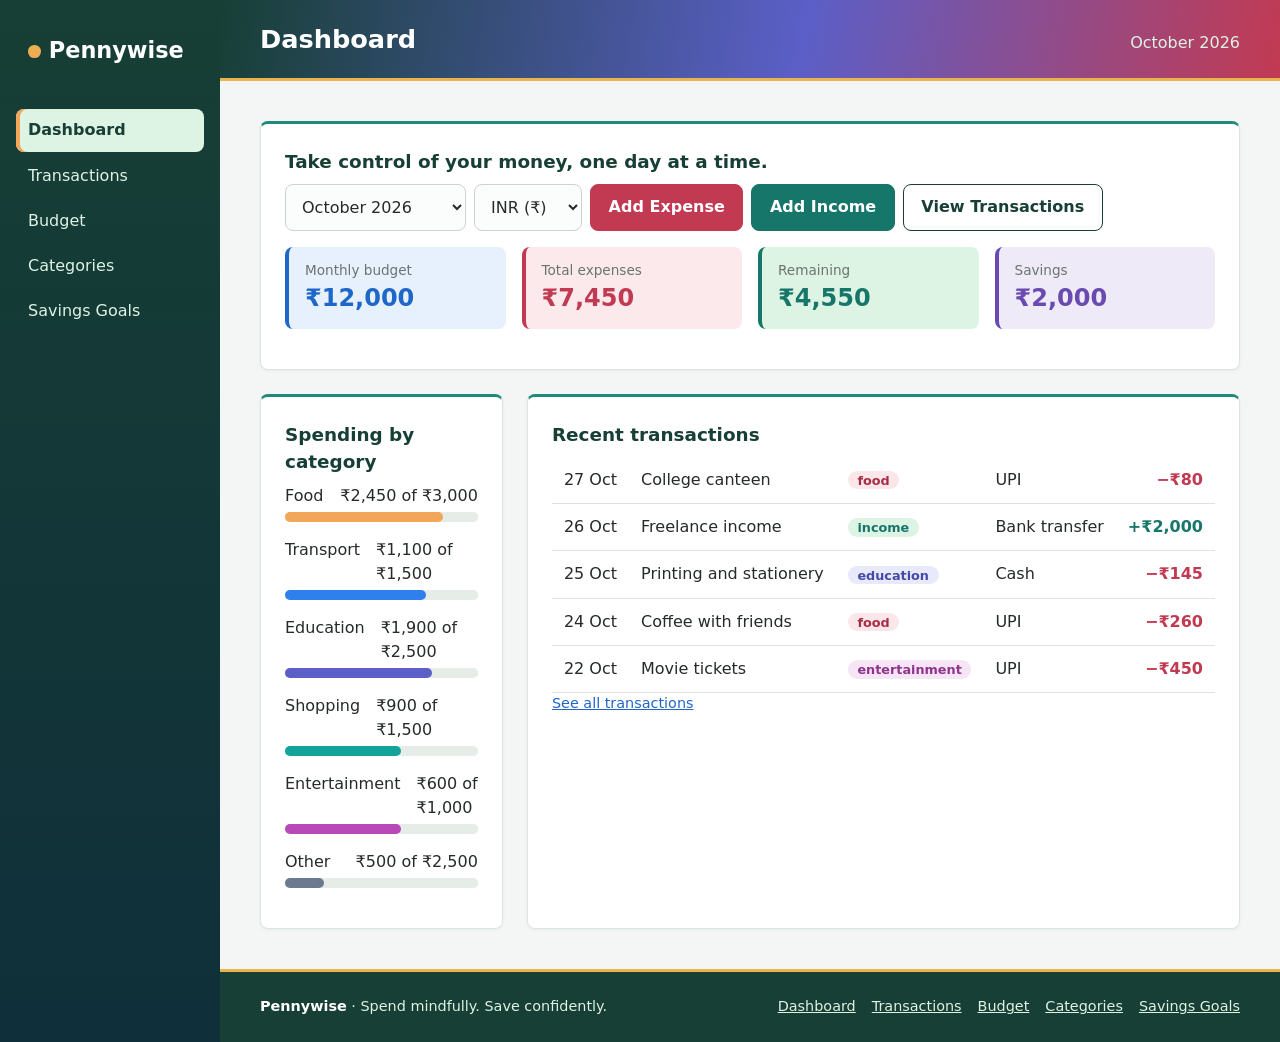
<file: index.html>
<!DOCTYPE html>
<html lang="en">
  <head>
    <meta charset="utf-8">
    <meta name="viewport" content="width=device-width, initial-scale=1">
    <title>Dashboard · Pennywise</title>
    <link rel="stylesheet" href="style.css">
  </head>
  <body>
    <aside class="sidebar">
      <a class="brand" href="index.html">Pennywise</a>
      <nav aria-label="Main">
        <ul>
          <li><a href="index.html" aria-current="page">Dashboard</a></li>
          <li><a href="transactions.html">Transactions</a></li>
          <li><a href="budget.html">Budget</a></li>
          <li><a href="categories.html">Categories</a></li>
          <li><a href="savings.html">Savings Goals</a></li>
        </ul>
      </nav>
    </aside>
    <div class="main">
      <header class="page-header">
        <h1>Dashboard</h1>
        <p>October 2026</p>
      </header>
      <main>
        <section class="panel">
          <h2>Take control of your money, one day at a time.</h2>
          <form class="filters" action="index.html" method="get">
            <label for="month" hidden>Month</label>
            <select id="month" name="month">
              <option>October 2026</option>
              <option>September 2026</option>
              <option>August 2026</option>
              <option>July 2026</option>
            </select>
            <label for="currency" hidden>Currency</label>
            <select id="currency" name="currency">
              <option>INR (₹)</option>
              <option>USD ($)</option>
              <option>EUR (€)</option>
            </select>
            <a class="btn" href="transactions.html#add">Add Expense</a>
            <a class="btn" href="transactions.html#add">Add Income</a>
            <a class="btn secondary" href="transactions.html">View Transactions</a>
          </form>
          <dl class="summary">
            <div>
              <dt>Monthly budget</dt>
              <dd>₹12,000</dd>
            </div>
            <div>
              <dt>Total expenses</dt>
              <dd>₹7,450</dd>
            </div>
            <div>
              <dt>Remaining</dt>
              <dd>₹4,550</dd>
            </div>
            <div>
              <dt>Savings</dt>
              <dd>₹2,000</dd>
            </div>
          </dl>
        </section>
        <div class="two-col">
          <section class="panel">
            <h2>Spending by category</h2>
            <div>
              <p class="row"><span>Food</span><span>₹2,450 of ₹3,000</span></p>
              <progress class="warn" value="2450" max="3000" aria-label="Food"></progress>
            </div>
            <div>
              <p class="row"><span>Transport</span><span>₹1,100 of ₹1,500</span></p>
              <progress value="1100" max="1500" aria-label="Transport"></progress>
            </div>
            <div>
              <p class="row"><span>Education</span><span>₹1,900 of ₹2,500</span></p>
              <progress value="1900" max="2500" aria-label="Education"></progress>
            </div>
            <div>
              <p class="row"><span>Shopping</span><span>₹900 of ₹1,500</span></p>
              <progress value="900" max="1500" aria-label="Shopping"></progress>
            </div>
            <div>
              <p class="row"><span>Entertainment</span><span>₹600 of ₹1,000</span></p>
              <progress value="600" max="1000" aria-label="Entertainment"></progress>
            </div>
            <div>
              <p class="row"><span>Other</span><span>₹500 of ₹2,500</span></p>
              <progress value="500" max="2500" aria-label="Other"></progress>
            </div>
          </section>
          <section class="panel">
            <h2>Recent transactions</h2>
            <div class="table-wrap">
              <table>
                <tbody>
                  <tr>
                    <td>27 Oct</td>
                    <td>College canteen</td>
                    <td><span class="badge food">food</span></td>
                    <td>UPI</td>
                    <td class="amount">−₹80</td>
                  </tr>
                  <tr>
                    <td>26 Oct</td>
                    <td>Freelance income</td>
                    <td><span class="badge income">income</span></td>
                    <td>Bank transfer</td>
                    <td class="amount income">+₹2,000</td>
                  </tr>
                  <tr>
                    <td>25 Oct</td>
                    <td>Printing and stationery</td>
                    <td><span class="badge education">education</span></td>
                    <td>Cash</td>
                    <td class="amount">−₹145</td>
                  </tr>
                  <tr>
                    <td>24 Oct</td>
                    <td>Coffee with friends</td>
                    <td><span class="badge food">food</span></td>
                    <td>UPI</td>
                    <td class="amount">−₹260</td>
                  </tr>
                  <tr>
                    <td>22 Oct</td>
                    <td>Movie tickets</td>
                    <td><span class="badge entertainment">entertainment</span></td>
                    <td>UPI</td>
                    <td class="amount">−₹450</td>
                  </tr>
                </tbody>
                </table>
              </div>
              <p class="muted"><a href="transactions.html">See all transactions</a></p>
            </section>
          </div>
        </main>
        <footer>
          <p><strong>Pennywise</strong> · Spend mindfully. Save confidently.</p>
          <nav aria-label="Footer">
            <a href="index.html">Dashboard</a>
            <a href="transactions.html">Transactions</a>
            <a href="budget.html">Budget</a>
            <a href="categories.html">Categories</a>
            <a href="savings.html">Savings Goals</a>
          </nav>
        </footer>
      </div>
    </body>
  </html>
</file>
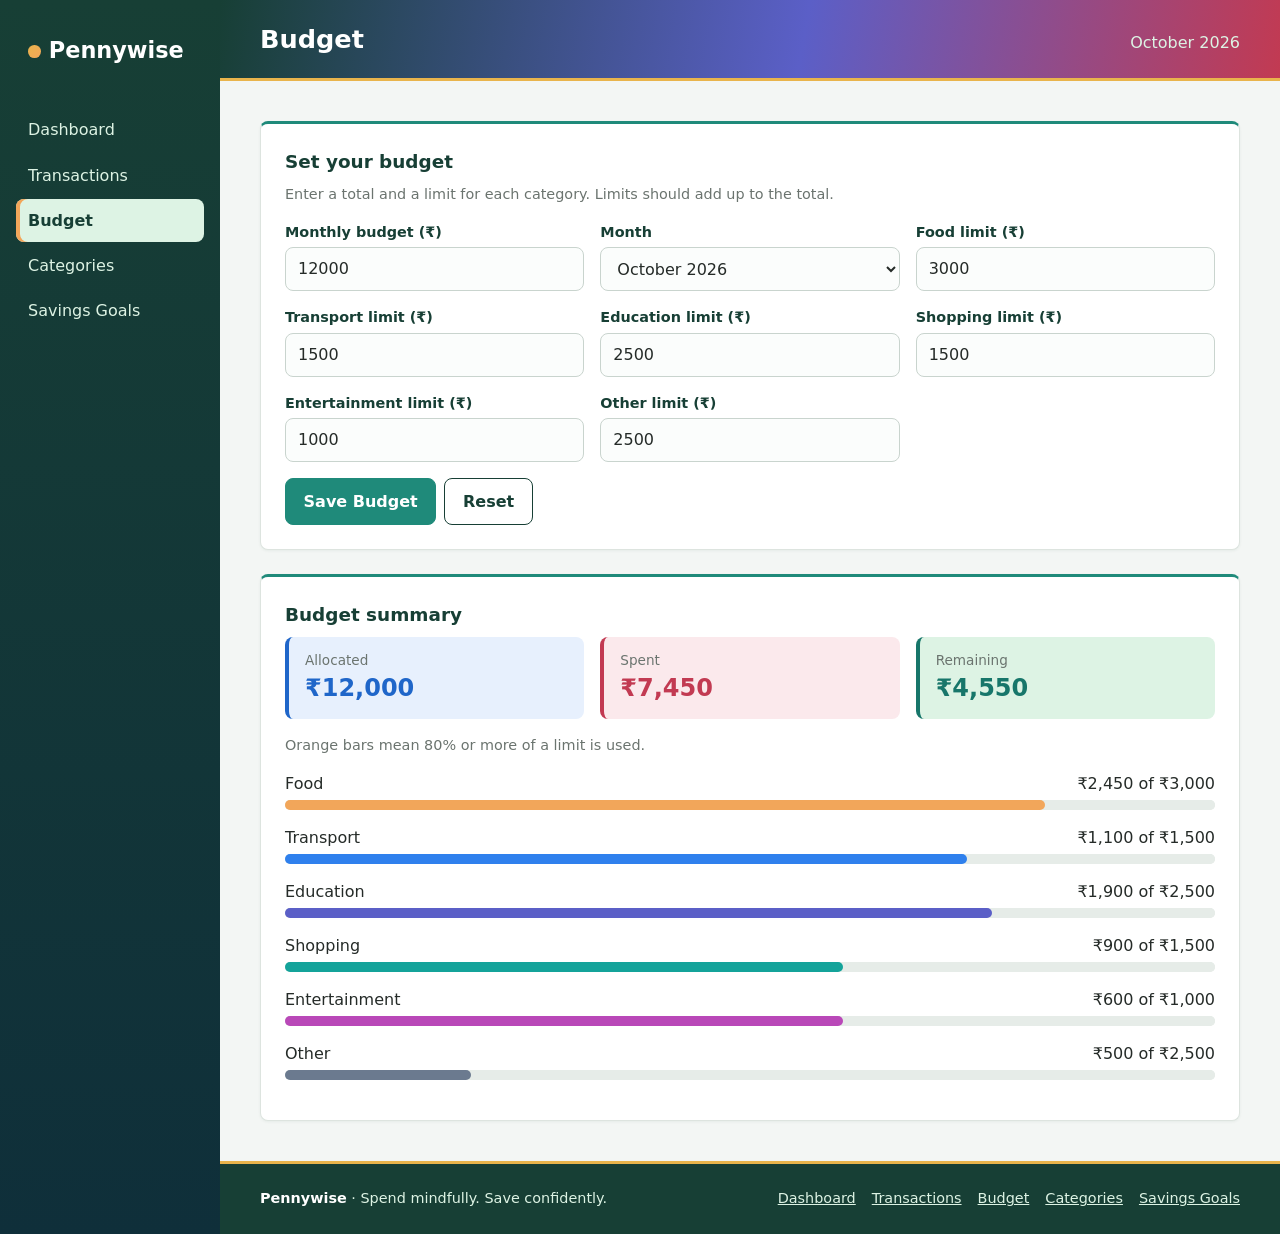
<file: budget.html>
<!DOCTYPE html>
<html lang="en">
  <head>
    <meta charset="utf-8">
    <meta name="viewport" content="width=device-width, initial-scale=1">
    <title>Budget · Pennywise</title>
    <link rel="stylesheet" href="style.css">
  </head>
  <body>
    <aside class="sidebar">
      <a class="brand" href="index.html">Pennywise</a>
      <nav aria-label="Main">
        <ul>
          <li><a href="index.html">Dashboard</a></li>
          <li><a href="transactions.html">Transactions</a></li>
          <li><a href="budget.html" aria-current="page">Budget</a></li>
          <li><a href="categories.html">Categories</a></li>
          <li><a href="savings.html">Savings Goals</a></li>
        </ul>
      </nav>
    </aside>
    <div class="main">
      <header class="page-header">
        <h1>Budget</h1>
        <p>October 2026</p>
      </header>
      <main>
        <section class="panel">
          <h2>Set your budget</h2>
          <p class="muted">Enter a total and a limit for each category. Limits should add up to the total.</p>
          <form class="budget-form" action="budget.html" method="get">
            <div class="form-grid">
              <div class="field">
                <label for="total">Monthly budget (₹)</label>
                <input id="total" name="total" type="number" placeholder="12000" value="12000" required min="1" step="100">
              </div>
              <div class="field">
                <label for="bmonth">Month</label>
                <select id="bmonth" name="bmonth">
                  <option>October 2026</option>
                  <option>September 2026</option>
                  <option>August 2026</option>
                  <option>July 2026</option>
                </select>
              </div>
              <div class="field">
                <label for="lFood">Food limit (₹)</label>
                <input id="lFood" name="lFood" type="number" placeholder="0" value="3000" min="0" step="100">
              </div>
              <div class="field">
                <label for="lTransport">Transport limit (₹)</label>
                <input id="lTransport" name="lTransport" type="number" placeholder="0" value="1500" min="0" step="100">
              </div>
              <div class="field">
                <label for="lEducation">Education limit (₹)</label>
                <input id="lEducation" name="lEducation" type="number" placeholder="0" value="2500" min="0" step="100">
              </div>
              <div class="field">
                <label for="lShopping">Shopping limit (₹)</label>
                <input id="lShopping" name="lShopping" type="number" placeholder="0" value="1500" min="0" step="100">
              </div>
              <div class="field">
                <label for="lEntertainment">Entertainment limit (₹)</label>
                <input id="lEntertainment" name="lEntertainment" type="number" placeholder="0" value="1000" min="0" step="100">
              </div>
              <div class="field">
                <label for="lOther">Other limit (₹)</label>
                <input id="lOther" name="lOther" type="number" placeholder="0" value="2500" min="0" step="100">
              </div>
            </div>
            <div class="actions">
              <button class="btn" type="submit">Save Budget</button>
              <button class="btn secondary" type="reset">Reset</button>
            </div>
          </form>
        </section>
        <section class="panel">
          <h2>Budget summary</h2>
          <dl class="summary">
            <div>
              <dt>Allocated</dt>
              <dd>₹12,000</dd>
            </div>
            <div>
              <dt>Spent</dt>
              <dd>₹7,450</dd>
            </div>
            <div>
              <dt>Remaining</dt>
              <dd>₹4,550</dd>
            </div>
          </dl>
          <p class="muted">Orange bars mean 80% or more of a limit is used.</p>
          <div>
            <p class="row"><span>Food</span><span>₹2,450 of ₹3,000</span></p>
            <progress class="warn" value="2450" max="3000" aria-label="Food"></progress>
          </div>
          <div>
            <p class="row"><span>Transport</span><span>₹1,100 of ₹1,500</span></p>
            <progress value="1100" max="1500" aria-label="Transport"></progress>
          </div>
          <div>
            <p class="row"><span>Education</span><span>₹1,900 of ₹2,500</span></p>
            <progress value="1900" max="2500" aria-label="Education"></progress>
          </div>
          <div>
            <p class="row"><span>Shopping</span><span>₹900 of ₹1,500</span></p>
            <progress value="900" max="1500" aria-label="Shopping"></progress>
          </div>
          <div>
            <p class="row"><span>Entertainment</span><span>₹600 of ₹1,000</span></p>
            <progress value="600" max="1000" aria-label="Entertainment"></progress>
          </div>
          <div>
            <p class="row"><span>Other</span><span>₹500 of ₹2,500</span></p>
            <progress value="500" max="2500" aria-label="Other"></progress>
          </div>
        </section>
      </main>
      <footer>
        <p><strong>Pennywise</strong> · Spend mindfully. Save confidently.</p>
        <nav aria-label="Footer">
          <a href="index.html">Dashboard</a>
          <a href="transactions.html">Transactions</a>
          <a href="budget.html">Budget</a>
          <a href="categories.html">Categories</a>
          <a href="savings.html">Savings Goals</a>
        </nav>
      </footer>
    </div>
  </body>
</html>
</file>
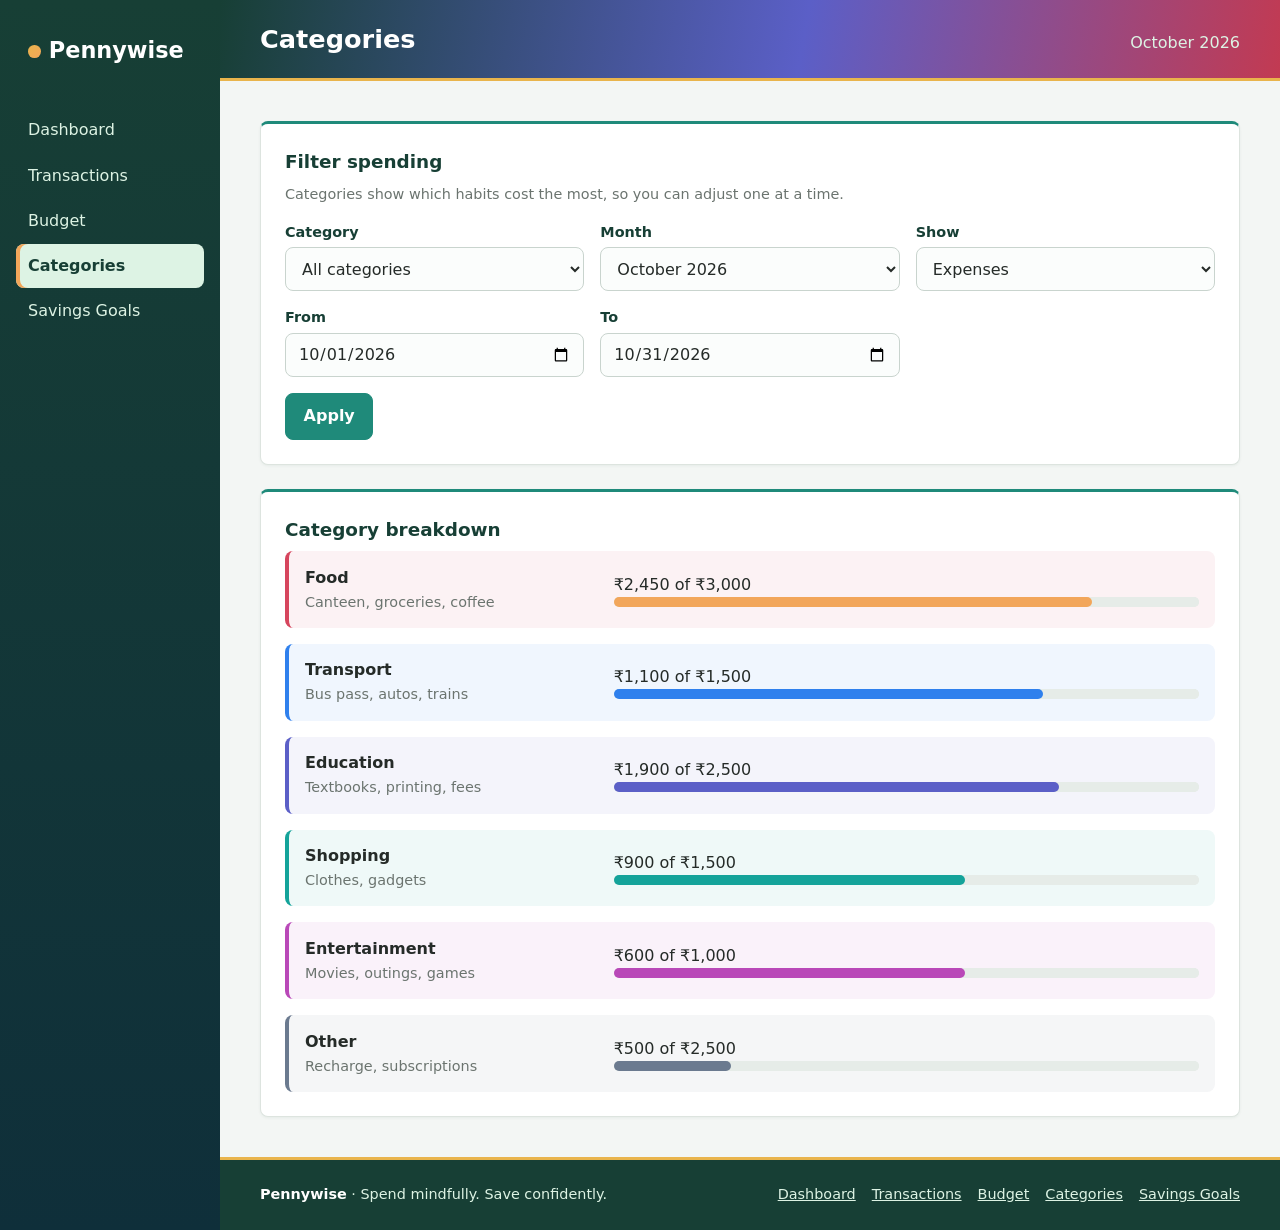
<file: categories.html>
<!DOCTYPE html>
<html lang="en">
  <head>
    <meta charset="utf-8">
    <meta name="viewport" content="width=device-width, initial-scale=1">
    <title>Categories · Pennywise</title>
    <link rel="stylesheet" href="style.css">
  </head>
  <body>
    <aside class="sidebar">
      <a class="brand" href="index.html">Pennywise</a>
      <nav aria-label="Main">
        <ul>
          <li><a href="index.html">Dashboard</a></li>
          <li><a href="transactions.html">Transactions</a></li>
          <li><a href="budget.html">Budget</a></li>
          <li><a href="categories.html" aria-current="page">Categories</a></li>
          <li><a href="savings.html">Savings Goals</a></li>
        </ul>
      </nav>
    </aside>
    <div class="main">
      <header class="page-header">
        <h1>Categories</h1>
        <p>October 2026</p>
      </header>
      <main>
        <section class="panel">
          <h2>Filter spending</h2>
          <p class="muted">Categories show which habits cost the most, so you can adjust one at a time.</p>
          <form action="categories.html" method="get">
            <div class="form-grid">
              <div class="field">
                <label for="ccat">Category</label>
                <select id="ccat" name="ccat">
                  <option>All categories</option>
                  <option>Food</option>
                  <option>Transport</option>
                  <option>Education</option>
                  <option>Shopping</option>
                  <option>Entertainment</option>
                  <option>Other</option>
                </select>
              </div>
              <div class="field">
                <label for="cmonth">Month</label>
                <select id="cmonth" name="cmonth">
                  <option>October 2026</option>
                  <option>September 2026</option>
                  <option>August 2026</option>
                  <option>July 2026</option>
                </select>
              </div>
              <div class="field">
                <label for="cview">Show</label>
                <select id="cview" name="cview">
                  <option>Expenses</option>
                  <option>Income</option>
                </select>
              </div>
              <div class="field">
                <label for="from">From</label>
                <input id="from" name="from" type="date" placeholder="" value="2026-10-01">
              </div>
              <div class="field">
                <label for="to">To</label>
                <input id="to" name="to" type="date" placeholder="" value="2026-10-31">
              </div>
            </div>
            <button class="btn" type="submit">Apply</button>
          </form>
        </section>
        <section class="panel">
          <h2>Category breakdown</h2>
          <ul class="category-list">
            <li><p><strong> Food</strong><br><span class="muted">Canteen, groceries, coffee</span></p><div><p class="row"><span>₹2,450 of ₹3,000</span></p><progress class="warn" value="2450" max="3000" aria-label="Food"></progress></div></li>
            <li><p><strong> Transport</strong><br><span class="muted">Bus pass, autos, trains</span></p><div><p class="row"><span>₹1,100 of ₹1,500</span></p><progress value="1100" max="1500" aria-label="Transport"></progress></div></li>
            <li><p><strong> Education</strong><br><span class="muted">Textbooks, printing, fees</span></p><div><p class="row"><span>₹1,900 of ₹2,500</span></p><progress value="1900" max="2500" aria-label="Education"></progress></div></li>
            <li><p><strong> Shopping</strong><br><span class="muted">Clothes, gadgets</span></p><div><p class="row"><span>₹900 of ₹1,500</span></p><progress value="900" max="1500" aria-label="Shopping"></progress></div></li>
            <li><p><strong> Entertainment</strong><br><span class="muted">Movies, outings, games</span></p><div><p class="row"><span>₹600 of ₹1,000</span></p><progress value="600" max="1000" aria-label="Entertainment"></progress></div></li>
            <li><p><strong> Other</strong><br><span class="muted">Recharge, subscriptions</span></p><div><p class="row"><span>₹500 of ₹2,500</span></p><progress value="500" max="2500" aria-label="Other"></progress></div></li>
          </ul>
        </section>
      </main>
      <footer>
        <p><strong>Pennywise</strong> · Spend mindfully. Save confidently.</p>
        <nav aria-label="Footer">
          <a href="index.html">Dashboard</a>
          <a href="transactions.html">Transactions</a>
          <a href="budget.html">Budget</a>
          <a href="categories.html">Categories</a>
          <a href="savings.html">Savings Goals</a>
        </nav>
      </footer>
    </div>
  </body>
</html>
</file>
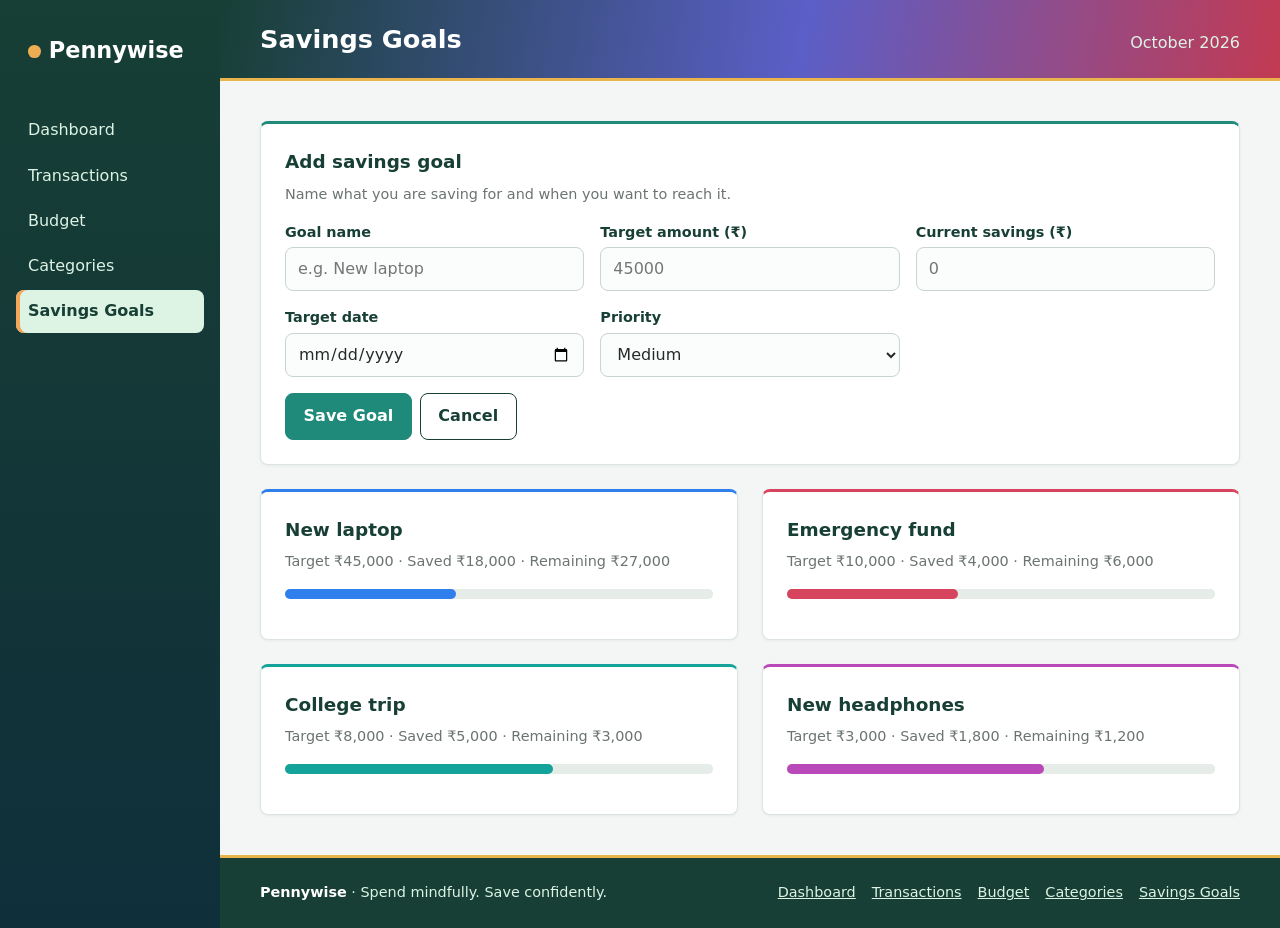
<file: savings.html>
<!DOCTYPE html>
<html lang="en">
  <head>
    <meta charset="utf-8">
    <meta name="viewport" content="width=device-width, initial-scale=1">
    <title>Savings Goals · Pennywise</title>
    <link rel="stylesheet" href="style.css">
  </head>
  <body>
    <aside class="sidebar">
      <a class="brand" href="index.html">Pennywise</a>
      <nav aria-label="Main">
        <ul>
          <li><a href="index.html">Dashboard</a></li>
          <li><a href="transactions.html">Transactions</a></li>
          <li><a href="budget.html">Budget</a></li>
          <li><a href="categories.html">Categories</a></li>
          <li><a href="savings.html" aria-current="page">Savings Goals</a></li>
        </ul>
      </nav>
    </aside>
    <div class="main">
      <header class="page-header">
        <h1>Savings Goals</h1>
        <p>October 2026</p>
      </header>
      <main>
        <section class="panel">
          <h2>Add savings goal</h2>
          <p class="muted">Name what you are saving for and when you want to reach it.</p>
          <form class="savings-form" action="savings.html" method="get">
            <div class="form-grid">
              <div class="field">
                <label for="gname">Goal name</label>
                <input id="gname" name="gname" type="text" placeholder="e.g. New laptop" required>
              </div>
              <div class="field">
                <label for="target">Target amount (₹)</label>
                <input id="target" name="target" type="number" placeholder="45000" required min="1" step="500">
              </div>
              <div class="field">
                <label for="saved">Current savings (₹)</label>
                <input id="saved" name="saved" type="number" placeholder="0" min="0" step="100">
              </div>
              <div class="field">
                <label for="gdate">Target date</label>
                <input id="gdate" name="gdate" type="date" placeholder="" required>
              </div>
              <div class="field">
                <label for="priority">Priority</label>
                <select id="priority" name="priority">
                  <option>Low</option>
                  <option selected>Medium</option>
                  <option>High</option>
                </select>
              </div>
            </div>
            <div class="actions">
              <button class="btn" type="submit">Save Goal</button>
              <button class="btn secondary" type="reset">Cancel</button>
            </div>
          </form>
        </section>
        <div class="two-col">
          <article class="panel">
            <h2>New laptop</h2>
            <p class="muted">Target ₹45,000 · Saved ₹18,000 · Remaining ₹27,000</p>
            <progress value="18000" max="45000" aria-label="New laptop"></progress>
          </article>
          <article class="panel">
            <h2>Emergency fund</h2>
            <p class="muted">Target ₹10,000 · Saved ₹4,000 · Remaining ₹6,000</p>
            <progress value="4000" max="10000" aria-label="Emergency fund"></progress>
          </article>
          <article class="panel">
            <h2>College trip</h2>
            <p class="muted">Target ₹8,000 · Saved ₹5,000 · Remaining ₹3,000</p>
            <progress value="5000" max="8000" aria-label="College trip"></progress>
          </article>
          <article class="panel">
            <h2>New headphones</h2>
            <p class="muted">Target ₹3,000 · Saved ₹1,800 · Remaining ₹1,200</p>
            <progress value="1800" max="3000" aria-label="New headphones"></progress>
          </article>
        </div>
      </main>
      <footer>
        <p><strong>Pennywise</strong> · Spend mindfully. Save confidently.</p>
        <nav aria-label="Footer">
          <a href="index.html">Dashboard</a>
          <a href="transactions.html">Transactions</a>
          <a href="budget.html">Budget</a>
          <a href="categories.html">Categories</a>
          <a href="savings.html">Savings Goals</a>
        </nav>
      </footer>
    </div>
  </body>
</html>
</file>
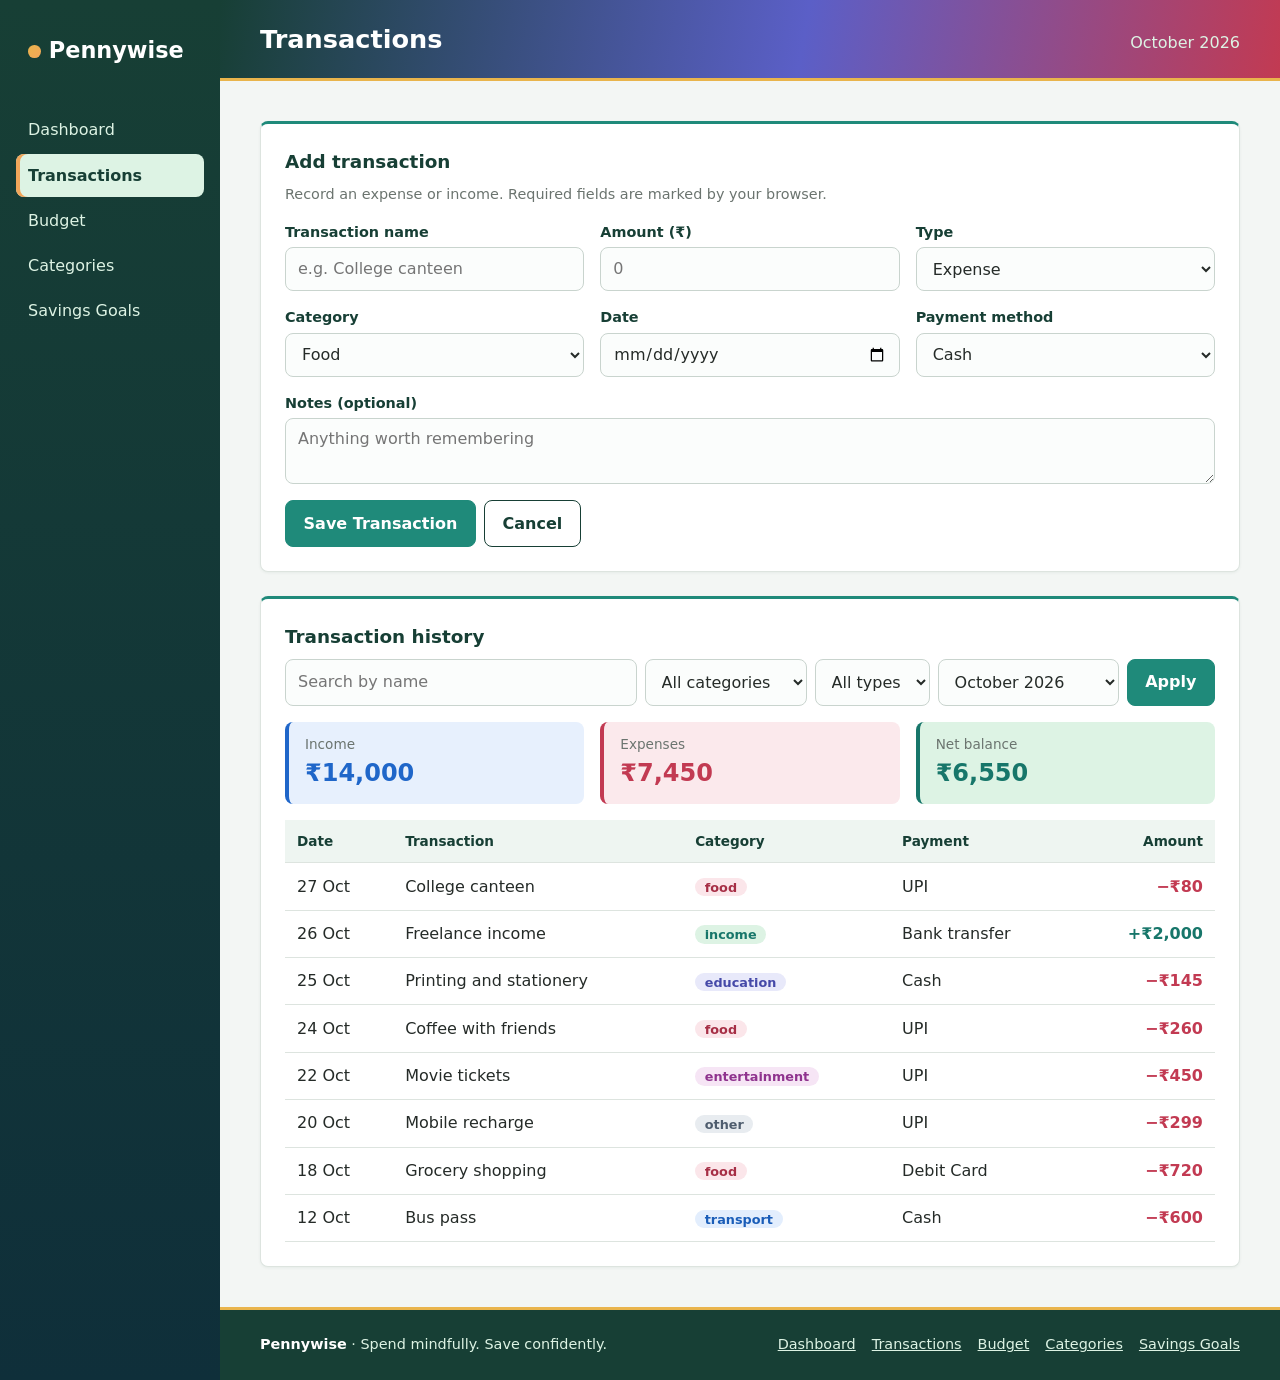
<file: transactions.html>
<!DOCTYPE html>
<html lang="en">
  <head>
    <meta charset="utf-8">
    <meta name="viewport" content="width=device-width, initial-scale=1">
    <title>Transactions · Pennywise</title>
    <link rel="stylesheet" href="style.css">
  </head>
  <body>
    <aside class="sidebar">
      <a class="brand" href="index.html">Pennywise</a>
      <nav aria-label="Main">
        <ul>
          <li><a href="index.html">Dashboard</a></li>
          <li><a href="transactions.html" aria-current="page">Transactions</a></li>
          <li><a href="budget.html">Budget</a></li>
          <li><a href="categories.html">Categories</a></li>
          <li><a href="savings.html">Savings Goals</a></li>
        </ul>
      </nav>
    </aside>
    <div class="main">
      <header class="page-header">
        <h1>Transactions</h1>
        <p>October 2026</p>
      </header>
      <main>
        <div id="add">
          <section class="panel">
            <h2>Add transaction</h2>
            <p class="muted">Record an expense or income. Required fields are marked by your browser.</p>
            <form class="transaction-form" action="transactions.html" method="get">
              <div class="form-grid">
                <div class="field">
                  <label for="name">Transaction name</label>
                  <input id="name" name="name" type="text" placeholder="e.g. College canteen" required>
                </div>
                <div class="field">
                  <label for="amount">Amount (₹)</label>
                  <input id="amount" name="amount" type="number" placeholder="0" required min="1" step="1">
                </div>
                <div class="field">
                  <label for="type">Type</label>
                  <select id="type" name="type">
                    <option>Expense</option>
                    <option>Income</option>
                  </select>
                </div>
                <div class="field">
                  <label for="category">Category</label>
                  <select id="category" name="category">
                    <option>Food</option>
                    <option>Transport</option>
                    <option>Education</option>
                    <option>Shopping</option>
                    <option>Entertainment</option>
                    <option>Other</option>
                  </select>
                </div>
                <div class="field">
                  <label for="date">Date</label>
                  <input id="date" name="date" type="date" placeholder="" required>
                </div>
                <div class="field">
                  <label for="payment">Payment method</label>
                  <select id="payment" name="payment">
                    <option>Cash</option>
                    <option>UPI</option>
                    <option>Debit Card</option>
                    <option>Credit Card</option>
                    <option>Bank Transfer</option>
                  </select>
                </div>
                <div class="field wide">
                  <label for="notes">Notes (optional)</label>
                  <textarea id="notes" name="notes" placeholder="Anything worth remembering"></textarea>
                </div>
              </div>
              <div class="actions">
                <button class="btn" type="submit">Save Transaction</button>
                <button class="btn secondary" type="reset">Cancel</button>
              </div>
            </form>
          </section>
        </div>
        <section class="panel">
          <h2>Transaction history</h2>
          <form class="filters" action="transactions.html" method="get">
            <label for="q" hidden>Search</label>
            <input id="q" name="q" type="search" placeholder="Search by name">
            <label for="fc" hidden>Category</label>
            <select id="fc" name="fc">
              <option>All categories</option>
              <option>Food</option>
              <option>Transport</option>
              <option>Education</option>
              <option>Shopping</option>
              <option>Entertainment</option>
              <option>Other</option>
            </select>
            <label for="ft" hidden>Type</label>
            <select id="ft" name="ft">
              <option>All types</option>
              <option>Expense</option>
              <option>Income</option>
            </select>
            <label for="fm" hidden>Month</label>
            <select id="fm" name="fm">
              <option>October 2026</option>
              <option>September 2026</option>
              <option>August 2026</option>
              <option>July 2026</option>
            </select>
            <button class="btn" type="submit">Apply</button>
          </form>
          <dl class="summary">
            <div>
              <dt>Income</dt>
              <dd>₹14,000</dd>
            </div>
            <div>
              <dt>Expenses</dt>
              <dd>₹7,450</dd>
            </div>
            <div>
              <dt>Net balance</dt>
              <dd>₹6,550</dd>
            </div>
          </dl>
          <div class="table-wrap">
            <table>
              <thead>
                <tr>
                  <th>Date</th>
                  <th>Transaction</th>
                  <th>Category</th>
                  <th>Payment</th>
                  <th class="amount">Amount</th>
                </tr>
              </thead>
              <tbody>
                <tr>
                  <td>27 Oct</td>
                  <td>College canteen</td>
                  <td><span class="badge food">food</span></td>
                  <td>UPI</td>
                  <td class="amount">−₹80</td>
                </tr>
                <tr>
                  <td>26 Oct</td>
                  <td>Freelance income</td>
                  <td><span class="badge income">income</span></td>
                  <td>Bank transfer</td>
                  <td class="amount income">+₹2,000</td>
                </tr>
                <tr>
                  <td>25 Oct</td>
                  <td>Printing and stationery</td>
                  <td><span class="badge education">education</span></td>
                  <td>Cash</td>
                  <td class="amount">−₹145</td>
                </tr>
                <tr>
                  <td>24 Oct</td>
                  <td>Coffee with friends</td>
                  <td><span class="badge food">food</span></td>
                  <td>UPI</td>
                  <td class="amount">−₹260</td>
                </tr>
                <tr>
                  <td>22 Oct</td>
                  <td>Movie tickets</td>
                  <td><span class="badge entertainment">entertainment</span></td>
                  <td>UPI</td>
                  <td class="amount">−₹450</td>
                </tr>
                <tr>
                  <td>20 Oct</td>
                  <td>Mobile recharge</td>
                  <td><span class="badge other">other</span></td>
                  <td>UPI</td>
                  <td class="amount">−₹299</td>
                </tr>
                <tr>
                  <td>18 Oct</td>
                  <td>Grocery shopping</td>
                  <td><span class="badge food">food</span></td>
                  <td>Debit Card</td>
                  <td class="amount">−₹720</td>
                </tr>
                <tr>
                  <td>12 Oct</td>
                  <td>Bus pass</td>
                  <td><span class="badge transport">transport</span></td>
                  <td>Cash</td>
                  <td class="amount">−₹600</td>
                </tr>
              </tbody>
            </table>
          </div>
        </section>
      </main>
      <footer>
        <p><strong>Pennywise</strong> · Spend mindfully. Save confidently.</p>
        <nav aria-label="Footer">
          <a href="index.html">Dashboard</a>
          <a href="transactions.html">Transactions</a>
          <a href="budget.html">Budget</a>
          <a href="categories.html">Categories</a>
          <a href="savings.html">Savings Goals</a>
        </nav>
      </footer>
    </div>
  </body>
</html>
</file>
<file: style.css>
/* Variables */
:root {
  --green: #173F35;  --teal: #1F8A7A;  --mint: #DDF3E4;  --bg: #F3F6F4;  --white: #fff;
  --ink: #252B28;    --muted: #6B746F; --orange: #F2A65A; --line: #DDE4DF;
  --blue: #1F66C9;   --violet: #6A49B0; --rose: #C23A52;  --gold: #E9B44C;
  /* Category colors */
  --c-food: #D6455D; --c-transport: #2F80ED; --c-education: #5B5FC7;
  --c-shopping: #14A39A; --c-entertainment: #B948B8; --c-other: #6B7A8F;
  --gap: 1.5rem;     --radius: 8px;
  font-family: Inter, "Segoe UI", system-ui, sans-serif;
}

/* Base */
* { box-sizing: border-box; }
body { display: grid; grid-template-columns: 220px 1fr; min-height: 100vh; margin: 0; color: var(--ink); background: var(--bg); line-height: 1.5; }
h1, h2 { margin: 0 0 .5rem; color: var(--green); }
h1 { font-size: 1.6rem; }
h2 { font-size: 1.15rem; }
p { margin: 0 0 1rem; }
a { color: var(--blue); }
.muted { color: var(--muted); font-size: .9rem; }
:focus-visible { outline: 3px solid var(--orange); outline-offset: 2px; }

/* Sidebar */
.sidebar { padding: 1.5rem 1rem; background: linear-gradient(180deg, var(--green) 0%, #0F2F3A 100%); }
.sidebar ul { margin: 0; padding: 0; list-style: none; }
.sidebar a { display: block; padding: .6rem .75rem; margin-bottom: 2px; border-radius: var(--radius); color: var(--mint); text-decoration: none; }
.sidebar a:hover { background: rgba(255, 255, 255, .12); }
.sidebar a[aria-current="page"] { background: var(--mint); color: var(--green); font-weight: 600; box-shadow: inset 4px 0 0 var(--orange); }
.sidebar .brand { margin-bottom: 2rem; color: var(--white); font-size: 1.4rem; font-weight: 700; }
.sidebar .brand::before { content: ""; display: inline-block; width: .8rem; height: .8rem; margin-right: .5rem; border-radius: 50%; background: linear-gradient(135deg, var(--gold), var(--orange)); }

/* Page layout */
.main { display: flex; flex-direction: column; min-width: 0; }
.page-header { display: flex; justify-content: space-between; align-items: baseline; padding: 1.25rem 2.5rem; background: linear-gradient(100deg, var(--green) 0%, var(--c-education) 55%, var(--rose) 100%); border-bottom: 3px solid var(--gold); }
.page-header h1 { margin: 0; color: var(--white); }
.page-header p { margin: 0; color: var(--mint); }
main { display: grid; flex: 1; gap: var(--gap); align-content: start; padding: 2.5rem; }
.panel { padding: var(--gap); background: var(--white); border: 1px solid var(--line); border-top: 3px solid var(--teal); border-radius: var(--radius); box-shadow: 0 1px 3px rgba(23, 63, 53, .06); }
.two-col { display: grid; grid-template-columns: 1fr 1fr; gap: var(--gap); }

/* Summary tiles: each one gets its own accent */
.summary { display: flex; flex-wrap: wrap; gap: 1rem; margin: 0 0 1rem; }
.summary > div { flex: 1 1 150px; padding: .8rem 1rem; border-left: 4px solid var(--accent, var(--teal)); border-radius: var(--radius); background: var(--tint, var(--mint)); }
.summary > div:nth-child(1) { --accent: var(--blue);   --tint: #E7F0FD; }
.summary > div:nth-child(2) { --accent: var(--rose);   --tint: #FBE9EC; }
.summary > div:nth-child(3) { --accent: #17766A;       --tint: #DDF3E4; }
.summary > div:nth-child(4) { --accent: var(--violet); --tint: #EFEAF8; }
.summary dt { color: var(--muted); font-size: .85rem; }
.summary dd { margin: 0; color: var(--accent, var(--green)); font-size: 1.5rem; font-weight: 600; }

/* Footer */
footer { display: flex; flex-wrap: wrap; justify-content: space-between; gap: 1rem; padding: 1.5rem 2.5rem; background: var(--green); border-top: 3px solid var(--gold); color: var(--mint); font-size: .9rem; }
footer p { margin: 0; }
footer strong { color: var(--white); }
footer nav { display: flex; flex-wrap: wrap; gap: 1rem; }
footer a { color: inherit; }
footer a:hover { color: var(--gold); }

/* Forms */
.form-grid { display: grid; grid-template-columns: repeat(3, 1fr); gap: 1rem; margin: 1rem 0; }
.field { display: flex; flex-direction: column; gap: 4px; min-width: 0; }
.field.wide { grid-column: 1 / -1; }
.field label { font-size: .9rem; font-weight: 600; color: var(--green); }
.field small { color: var(--muted); }
input, select, textarea { min-height: 44px; padding: .5rem .75rem; font: inherit; color: var(--ink); background: #FBFDFC; border: 1px solid #C9D4CE; border-radius: var(--radius); }
input:focus, select:focus, textarea:focus { border-color: var(--teal); box-shadow: 0 0 0 3px rgba(31, 138, 122, .18); }
textarea { resize: vertical; }
.filters, .actions { display: flex; flex-wrap: wrap; gap: .5rem; }
.filters { margin-bottom: 1rem; }
.filters input[type="search"] { flex: 1; min-width: 160px; }

/* Buttons */
.btn { display: inline-block; min-height: 44px; padding: .65rem 1.1rem; font: inherit; font-weight: 600; text-decoration: none; cursor: pointer; color: var(--white); background: var(--teal); border: 1px solid var(--teal); border-radius: var(--radius); }
.btn:hover { background: #17695D; border-color: #17695D; }
.btn.secondary { color: var(--green); background: var(--white); border-color: var(--green); }
.btn.secondary:hover { background: var(--mint); }
.filters a.btn:nth-of-type(1) { background: var(--rose); border-color: var(--rose); }
.filters a.btn:nth-of-type(1):hover { background: #A52F44; border-color: #A52F44; }
.filters a.btn:nth-of-type(2) { background: #17766A; border-color: #17766A; }
.filters a.btn:nth-of-type(2):hover { background: #0F5C52; border-color: #0F5C52; }

/* Tables */
.table-wrap { overflow-x: auto; }
table { width: 100%; border-collapse: collapse; }
th, td { padding: .7rem .75rem; border-bottom: 1px solid var(--line); text-align: left; white-space: nowrap; }
th { color: var(--green); background: #EEF5F1; font-size: .85rem; font-weight: 600; }
tbody tr:hover { background: #F5FAF7; }
.amount { text-align: right; }
td.amount { color: var(--rose); font-weight: 600; }
td.amount.income { color: #17766A; }

/* Badges: one color per category */
.badge { padding: .1rem .6rem; border-radius: 99px; background: var(--mint); color: var(--green); font-size: .8rem; font-weight: 600; }
.badge.food          { background: #FBE6EA; color: #A62E45; }
.badge.transport     { background: #E3EEFD; color: #1A5DB8; }
.badge.education     { background: #E8E9FA; color: #4549A8; }
.badge.shopping      { background: #DAF3F1; color: #0C7A73; }
.badge.entertainment { background: #F6E5F5; color: #8F338E; }
.badge.other         { background: #E8ECF0; color: #4F5D6E; }
.badge.income        { background: #DDF3E4; color: #17766A; }

/* Category list */
.category-list { margin: 0; padding: 0; list-style: none; display: grid; gap: 1rem; }
.category-list li { display: grid; grid-template-columns: 1fr 2fr; gap: 1rem; align-items: center; padding: .9rem 1rem; border-left: 4px solid var(--c, var(--teal)); border-radius: var(--radius); background: color-mix(in srgb, var(--c, var(--teal)) 7%, white); }
.category-list p { margin: 0; }
.category-list progress { margin-bottom: 0; }
.category-list li:has(progress[aria-label="Food"])          { --c: var(--c-food); }
.category-list li:has(progress[aria-label="Transport"])     { --c: var(--c-transport); }
.category-list li:has(progress[aria-label="Education"])     { --c: var(--c-education); }
.category-list li:has(progress[aria-label="Shopping"])      { --c: var(--c-shopping); }
.category-list li:has(progress[aria-label="Entertainment"]) { --c: var(--c-entertainment); }
.category-list li:has(progress[aria-label="Other"])         { --c: var(--c-other); }

/* Progress bars: colored by category; orange (.warn) at 80% or more used */
.row { display: flex; justify-content: space-between; gap: 1rem; margin-bottom: 4px; }
progress { --bar: var(--green); display: block; width: 100%; height: 10px; margin-bottom: 1rem; border: 0; border-radius: 99px; appearance: none; background: #E6ECE8; }
progress[aria-label="Food"]          { --bar: var(--c-food); }
progress[aria-label="Transport"]     { --bar: var(--c-transport); }
progress[aria-label="Education"]     { --bar: var(--c-education); }
progress[aria-label="Shopping"]      { --bar: var(--c-shopping); }
progress[aria-label="Entertainment"] { --bar: var(--c-entertainment); }
progress[aria-label="Other"]         { --bar: var(--c-other); }
progress[aria-label="New laptop"]     { --bar: var(--c-transport); }
progress[aria-label="Emergency fund"] { --bar: var(--c-food); }
progress[aria-label="College trip"]   { --bar: var(--c-shopping); }
progress[aria-label="New headphones"] { --bar: var(--c-entertainment); }
progress.warn, progress.warn[aria-label] { --bar: var(--orange); }
progress::-webkit-progress-bar { background: #E6ECE8; border-radius: 99px; }
progress::-webkit-progress-value { background: var(--bar); border-radius: 99px; }
progress::-moz-progress-bar { background: var(--bar); border-radius: 99px; }

/* Savings goal cards get a matching top accent */
.two-col > article.panel:nth-child(1) { border-top-color: var(--c-transport); }
.two-col > article.panel:nth-child(2) { border-top-color: var(--c-food); }
.two-col > article.panel:nth-child(3) { border-top-color: var(--c-shopping); }
.two-col > article.panel:nth-child(4) { border-top-color: var(--c-entertainment); }
</file>
